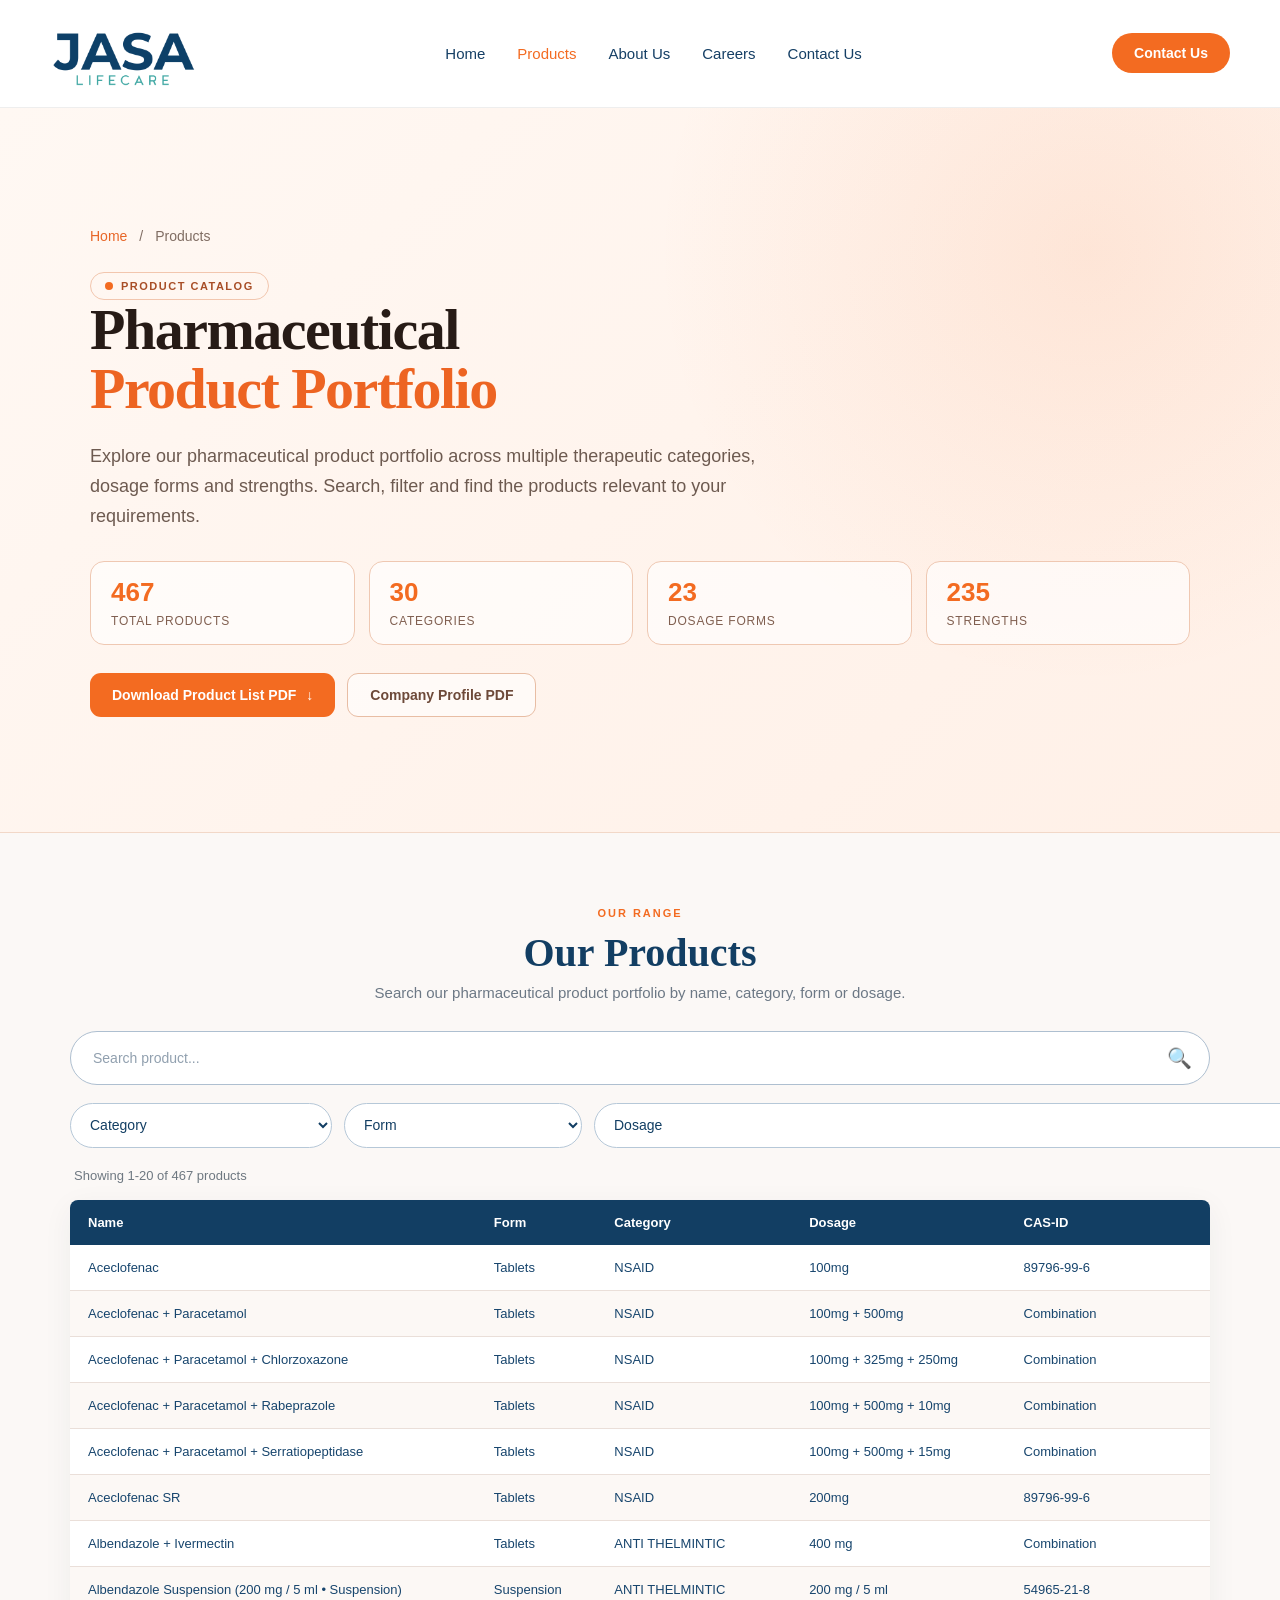
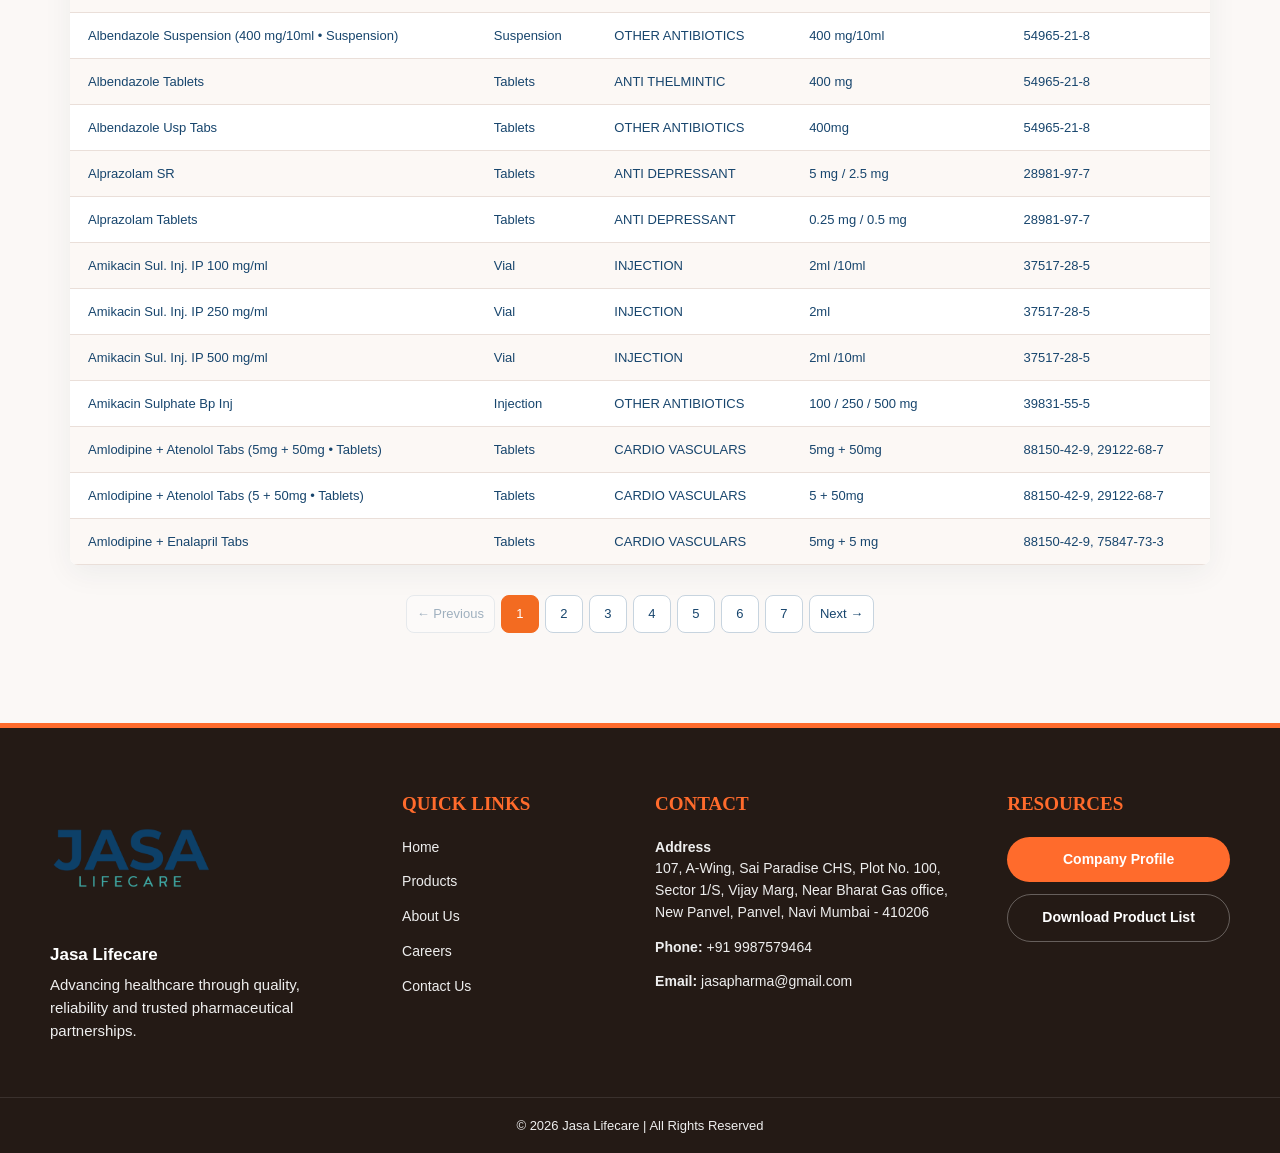
<file: products.html>
<!DOCTYPE html>
<html lang="en">
<head>
    <meta charset="UTF-8">
    <meta name="viewport" content="width=device-width, initial-scale=1.0">

    <title>Products | Jasa Lifecare</title>

    <link rel="stylesheet" href="style.css">
</head>

<body>

    <!-- =====================================================
         HEADER
    ====================================================== -->

    <header class="products-header">

        <div class="products-header-inner">

            <a href="index.html" class="products-logo">
                <img src="logo.png" alt="Jasa Lifecare">
            </a>

            <nav class="products-nav">
                <a href="index.html">Home</a>
                <a href="products.html" class="active">Products</a>
                <a href="index.html#about">About Us</a>
                <a href="index.html#careers">Careers</a>
                <a href="contact.html">Contact Us</a>
            </nav>

            <a href="contact.html" class="products-contact-btn">
                Contact Us
            </a>

        </div>

    </header>


    <!-- =====================================================
         PRODUCT HERO
    ====================================================== -->

    <main>

        <section class="product-hero">

            <div class="product-hero-inner">

                <div class="product-breadcrumb">
                    <a href="index.html">Home</a>
                    <span>/</span>
                    <span>Products</span>
                </div>


                <div class="product-label">
                    <span></span>
                    PRODUCT CATALOG
                </div>


                <h1>
                    Pharmaceutical
                    <strong>Product Portfolio</strong>
                </h1>


                <p class="product-hero-description">
                    Explore our pharmaceutical product portfolio across
                    multiple therapeutic categories, dosage forms and
                    strengths. Search, filter and find the products
                    relevant to your requirements.
                </p>


                <!-- STATISTICS -->

                <div class="product-statistics">

                    <div class="product-stat">
                        <strong id="totalProducts">0</strong>
                        <span>TOTAL PRODUCTS</span>
                    </div>

                    <div class="product-stat">
                        <strong id="totalCategories">0</strong>
                        <span>CATEGORIES</span>
                    </div>

                    <div class="product-stat">
                        <strong id="totalForms">0</strong>
                        <span>DOSAGE FORMS</span>
                    </div>

                    <div class="product-stat">
                        <strong id="totalStrengths">0</strong>
                        <span>STRENGTHS</span>
                    </div>

                </div>


                <!-- DOWNLOAD BUTTONS -->

                <div class="product-actions">

                    <a href="#" class="product-download-primary">
                        Download Product List PDF
                        <span>↓</span>
                    </a>

                    <a href="#" class="product-download-secondary">
                        Company Profile PDF
                    </a>

                </div>

            </div>

        </section>


        <!-- =====================================================
             PRODUCT LIST
        ====================================================== -->

        <section class="product-catalog">

            <div class="catalog-inner">

                <div class="catalog-heading">

                    <div>
                        <span class="catalog-small-title">
                            OUR RANGE
                        </span>

                        <h2>Our Products</h2>

                        <p>
                            Search our pharmaceutical product portfolio
                            by name, category, form or dosage.
                        </p>
                    </div>

                </div>


                <!-- SEARCH -->

                <div class="product-search">

                    <input
                        type="text"
                        id="productSearch"
                        placeholder="Search product..."
                    >

                    <button type="button" aria-label="Search">
                        🔍
                    </button>

                </div>


                <!-- FILTERS -->

                <div class="product-filters">

                    <select id="categoryFilter">
                        <option value="">Category</option>
                    </select>

                    <select id="formFilter">
                        <option value="">Form</option>
                    </select>

                    <select id="dosageFilter">
                        <option value="">Dosage</option>
                    </select>

                    <button
                        type="button"
                        id="clearFilters"
                        class="clear-filters">
                        Clear
                    </button>

                </div>


                <!-- RESULTS INFO -->

                <div class="catalog-results">

                    <span id="resultsText">
                        Showing products
                    </span>

                </div>


                <!-- TABLE -->

                <div class="product-table-wrapper">

                    <table class="product-table">

                        <thead>

                            <tr>
                                <th>Name</th>
                                <th>Form</th>
                                <th>Category</th>
                                <th>Dosage</th>
                                <th>CAS-ID</th>
                            </tr>

                        </thead>

                        <tbody id="productTableBody">

                        </tbody>

                    </table>

                </div>


                <!-- NO RESULTS -->

                <div
                    id="noProducts"
                    class="no-products">

                    <div>🔍</div>

                    <h3>No products found</h3>

                    <p>
                        Try changing your search or filters.
                    </p>

                </div>


                <!-- PAGINATION -->

                <div
                    id="pagination"
                    class="product-pagination">
                </div>

            </div>

        </section>

    </main>


    <!-- =====================================================
         FOOTER
    ====================================================== -->

    <footer class="product-footer">

        <div class="product-footer-inner">

            <div class="product-footer-brand">

                <img src="logo.png" alt="Jasa Lifecare">

                <h3>Jasa Lifecare</h3>

                <p>
                    Advancing healthcare through quality,
                    reliability and trusted pharmaceutical
                    partnerships.
                </p>

            </div>


            <div class="product-footer-column">

                <h4>QUICK LINKS</h4>

                <a href="index.html">Home</a>
                <a href="products.html">Products</a>
                <a href="index.html#about">About Us</a>
                <a href="index.html#careers">Careers</a>
                <a href="contact.html">Contact Us</a>

            </div>


            <div class="product-footer-column">

                <h4>CONTACT</h4>

                <p>
                    <strong>Address</strong><br>
                    107, A-Wing, Sai Paradise CHS,
                    Plot No. 100, Sector 1/S,
                    Vijay Marg, Near Bharat Gas office,
                    New Panvel, Panvel,
                    Navi Mumbai - 410206
                </p>

                <p>
                    <strong>Phone:</strong>
                    +91 9987579464
                </p>

                <p>
                    <strong>Email:</strong>
                    jasapharma@gmail.com
                </p>

            </div>


            <div class="product-footer-column">

                <h4>RESOURCES</h4>

                <a href="#" class="footer-resource-button">
                    Company Profile
                </a>

                <a href="#" class="footer-resource-button outline">
                    Download Product List
                </a>

            </div>

        </div>


        <div class="product-footer-bottom">

            © 2026 Jasa Lifecare | All Rights Reserved

        </div>

    </footer>


    <!-- JAVASCRIPT -->

    <script type="module" src="script.js"></script>

</body>
</html>
</file>
<file: style.css>
/* =========================================================
   JASA LIFECARE — COMPLETE STYLESHEET
========================================================= */

* {
    margin: 0;
    padding: 0;
    box-sizing: border-box;
}

html {
    scroll-behavior: smooth;
}

body {
    font-family: Arial, Helvetica, sans-serif;
    color: #293579;
    background: #ffffff;
    overflow-x: hidden;
}

a {
    text-decoration: none;
    color: inherit;
}

button {
    font-family: inherit;
}


/* =========================================================
   NAVBAR
========================================================= */

.navbar {
    position: fixed;
    top: 0;
    left: 0;
    width: 100%;
    height: 88px;
    z-index: 1000;

    background: rgba(255, 255, 255, 0.98);
    border-bottom: 1px solid rgba(41, 53, 121, 0.08);
}

.nav-container {
    width: min(1230px, 92%);
    height: 100%;
    margin: 0 auto;

    display: flex;
    align-items: center;
    justify-content: space-between;
}

.logo {
    display: flex;
    align-items: center;
    flex-shrink: 0;
}

.logo img {
    width: 160px;
    height: auto;
    display: block;
}

.nav-menu {
    display: flex;
    align-items: center;
    gap: 38px;
    margin-left: auto;
}

.nav-menu > a,
.nav-dropdown > a {
    position: relative;
    color: #293579;
    font-size: 16px;
    font-weight: 600;
    transition: color 0.25s ease;
}

.nav-menu > a:hover,
.nav-dropdown > a:hover {
    color: #ff7441;
}

.nav-menu .active {
    color: #ff7441;
}

.nav-menu .active::after {
    content: "";
    position: absolute;
    left: 0;
    right: 0;
    bottom: -16px;
    height: 2px;
    background: #ff7441;
}

.nav-dropdown span {
    display: inline-block;
    margin-left: 5px;
}

.mobile-menu {
    display: none;
    border: none;
    background: transparent;
    color: #293579;
    font-size: 28px;
    cursor: pointer;
}


/* =========================================================
   HERO
========================================================= */

.hero {
    position: relative;
    min-height: 100vh;
    padding-top: 88px;

    display: flex;
    align-items: center;

    background-image: url("hero.jpg.png");
    background-size: cover;
    background-position: center;
    background-repeat: no-repeat;

    overflow: hidden;
}

.hero-overlay {
    position: absolute;
    inset: 0;

    background: linear-gradient(
        90deg,
        rgba(20, 29, 48, 0.88) 0%,
        rgba(20, 29, 48, 0.72) 34%,
        rgba(20, 29, 48, 0.45) 65%,
        rgba(20, 29, 48, 0.25) 100%
    );
}

.hero-content {
    position: relative;
    z-index: 2;

    width: min(1230px, 92%);
    margin: 0 auto;
}

.hero-label {
    margin-bottom: 18px;

    color: #ffb83f;
    font-size: 13px;
    font-weight: 700;
    letter-spacing: 4px;
}

.hero h1 {
    max-width: 700px;

    color: #ffffff;
    font-size: clamp(46px, 5vw, 68px);
    line-height: 1.05;
    font-weight: 700;
    letter-spacing: -1.5px;
}

.hero h1 span {
    color: #ffb83f;
}

.hero-description {
    max-width: 600px;
    margin-top: 24px;

    color: rgba(255, 255, 255, 0.92);
    font-size: 17px;
    line-height: 1.6;
}


/* =========================================================
   BUTTONS
========================================================= */

.hero-buttons {
    display: flex;
    align-items: center;
    gap: 14px;
    margin-top: 30px;
}

.btn {
    display: inline-flex;
    align-items: center;
    justify-content: center;

    min-width: 185px;
    min-height: 54px;
    padding: 14px 22px;

    border-radius: 5px;

    font-size: 15px;
    font-weight: 700;

    transition: all 0.25s ease;
}

.btn-primary {
    background: #ff7441;
    color: #ffffff;
    border: 1px solid #ff7441;
}

.btn-primary:hover {
    background: #ff8b55;
    border-color: #ff8b55;
    transform: translateY(-2px);
}

.btn-secondary {
    background: rgba(255, 255, 255, 0.04);
    color: #ffffff;
    border: 1px solid rgba(255, 255, 255, 0.75);
}

.btn-secondary:hover {
    background: #ffffff;
    color: #293579;
    transform: translateY(-2px);
}


/* =========================================================
   HERO SCROLL
========================================================= */

.hero-scroll {
    position: absolute;
    z-index: 2;

    right: 38px;
    bottom: 55px;

    display: flex;
    align-items: center;
    gap: 14px;

    transform: rotate(90deg);
    transform-origin: right center;
}

.hero-scroll span {
    color: rgba(255, 255, 255, 0.75);
    font-size: 10px;
    font-weight: 600;
    letter-spacing: 3px;
}

.scroll-line {
    width: 60px;
    height: 1px;
    background: rgba(255, 255, 255, 0.7);
}


/* =========================================================
   ABOUT
========================================================= */

.about-section {
    background: #ffffff;
    color: #293579;
    padding: 110px 0 0;
}

.about-container {
    width: min(1230px, 92%);
    margin: 0 auto;
}

.about-label {
    color: #f47b44;
    font-size: 13px;
    font-weight: 700;
    letter-spacing: 3px;
    margin-bottom: 38px;
}

.about-content {
    display: grid;
    grid-template-columns: 1fr 1fr;
    gap: 100px;
    padding-bottom: 90px;
}

.about-heading h2 {
    max-width: 570px;

    font-size: clamp(38px, 4vw, 58px);
    line-height: 1.1;
    font-weight: 600;
    letter-spacing: -1.5px;
}

.about-heading h2 span {
    display: block;
    color: #4ba3a9;
}

.about-text {
    max-width: 560px;
}

.about-text p {
    margin-bottom: 22px;
    color: #5d6475;
    font-size: 17px;
    line-height: 1.8;
}

.about-link {
    display: inline-flex;
    align-items: center;
    gap: 15px;

    margin-top: 12px;

    color: #293579;
    font-size: 13px;
    font-weight: 700;
    letter-spacing: 2px;

    border-bottom: 1px solid #293579;
    padding-bottom: 8px;
}

.about-link span {
    color: #f47b44;
    font-size: 20px;
}


/* =========================================================
   HIGHLIGHTS
========================================================= */

.highlights {
    width: 100%;

    display: grid;
    grid-template-columns: repeat(4, 1fr);

    border-top: 1px solid #e6e8ef;
}

.highlight {
    min-height: 160px;

    display: flex;
    flex-direction: column;
    align-items: center;
    justify-content: center;

    border-right: 1px solid #e6e8ef;
}

.highlight:last-child {
    border-right: none;
}

.highlight strong {
    color: #293579;
    font-size: 42px;
    font-weight: 600;
}

.highlight span {
    margin-top: 12px;

    color: #8a90a0;
    font-size: 11px;
    font-weight: 700;
    letter-spacing: 2px;
}


/* =========================================================
   INTRO SECTION
========================================================= */

.intro-section {
    position: relative;

    min-height: 560px;

    display: flex;
    align-items: center;

    background-image: url("intro.jpg.png");
    background-size: cover;
    background-position: center;

    overflow: hidden;
}

.intro-overlay {
    position: absolute;
    inset: 0;

    background: linear-gradient(
        90deg,
        rgba(12, 22, 62, 0.84) 0%,
        rgba(12, 22, 62, 0.68) 48%,
        rgba(12, 22, 62, 0.28) 100%
    );
}

.intro-content {
    position: relative;
    z-index: 2;

    width: min(1200px, 92%);
    margin: 0 auto;

    padding: 65px 0;
}

.intro-content h2 {
    max-width: 700px;

    font-family: Georgia, "Times New Roman", serif;
    font-size: clamp(38px, 4.5vw, 62px);
    line-height: 1.05;
    font-weight: 700;
    letter-spacing: -1.5px;

    color: #ffffff;
}

.intro-tagline {
    margin-top: 22px;

    font-size: 19px;
    line-height: 1.5;

    color: rgba(255, 255, 255, 0.9);
}

.intro-description {
    max-width: 820px;
    margin-top: 22px;

    font-size: 17px;
    line-height: 1.6;

    color: rgba(255, 255, 255, 0.84);
}

.intro-section .btn {
    margin-top: 28px;
}


/* =========================================================
   THERAPY GROUPS
========================================================= */

.therapy-section {
    background: #fffaf7;
    padding: 70px 0 80px;
    color: #292929;
}

.therapy-header {
    width: min(1000px, 92%);
    margin: 0 auto;
    text-align: center;
}

.therapy-header h2 {
    font-family: Georgia, "Times New Roman", serif;
    font-size: 40px;
    line-height: 1.15;
    font-weight: 700;
    color: #292929;
}

.therapy-header p {
    margin-top: 18px;

    font-size: 18px;
    line-height: 1.6;
    color: #596579;
}

.therapy-header strong {
    color: #f47b44;
}

.therapy-grid {
    width: min(1290px, 92%);
    margin: 64px auto 0;

    display: grid;
    grid-template-columns: repeat(6, 1fr);
    gap: 36px;
}

.therapy-card {
    min-height: 250px;
    padding: 36px 38px 30px;

    background: #ffffff;
    border-radius: 18px;
    border: 1px solid rgba(40, 40, 40, 0.05);

    box-shadow: 0 4px 8px rgba(0, 0, 0, 0.08);

    text-align: center;

    display: flex;
    flex-direction: column;
    align-items: center;

    transition: all 0.3s ease;
}

.therapy-card:nth-child(1),
.therapy-card:nth-child(2),
.therapy-card:nth-child(3) {
    grid-column: span 2;
}

.therapy-card:nth-child(4) {
    grid-column: 2 / span 2;
}

.therapy-card:nth-child(5) {
    grid-column: 4 / span 2;
}

.therapy-icon {
    height: 76px;

    display: flex;
    align-items: center;
    justify-content: center;

    font-size: 56px;
}

.therapy-card h3 {
    margin-top: 17px;

    font-family: Georgia, "Times New Roman", serif;
    font-size: 21px;
    line-height: 1.2;
    font-weight: 700;

    color: #292929;
}

.therapy-card p {
    max-width: 330px;
    margin-top: 15px;

    font-size: 16px;
    line-height: 1.55;
    color: #596579;
}

.therapy-card:hover {
    transform: translateY(-5px);
    box-shadow: 0 10px 22px rgba(0, 0, 0, 0.12);
}


/* =========================================================
   GLOBAL PRESENCE
========================================================= */

.global-presence {
    background: #fff9f5;
    padding: 70px 0 80px;
    overflow: hidden;
}

.global-container {
    width: min(1200px, 92%);
    margin: auto;
}

.global-container > h2 {
    margin-bottom: 50px;

    font-family: Georgia, "Times New Roman", serif;
    font-size: 48px;
    line-height: 1.1;
    font-weight: 700;

    color: #123653;
}

.global-content {
    display: grid;
    grid-template-columns: 220px 1fr 390px;
    gap: 34px;
    align-items: center;
}

.continent-menu {
    border-right: 1px solid #d5d5d5;
}

.continent {
    width: 100%;

    display: block;

    padding: 14px 12px;

    border: none;
    border-bottom: 1px solid #d5d5d5;

    background: transparent;

    text-align: left;

    font-size: 17px;
    color: #123653;

    cursor: pointer;
    transition: all 0.25s ease;
}

.continent:hover {
    color: #f47b44;
}

.continent.active {
    border: 2px solid #f47b44;

    background: linear-gradient(
        90deg,
        rgba(244, 123, 68, 0.12),
        rgba(255, 255, 255, 0.15)
    );

    color: #123653;
}

.global-description p {
    margin-bottom: 22px;

    font-size: 20px;
    line-height: 1.6;

    color: #173b5d;
}

.global-description p:last-child {
    margin-bottom: 0;
}


/* =========================================================
   GLOBE
========================================================= */

.globe-wrapper {
    width: 390px;
    height: 390px;

    display: flex;
    align-items: center;
    justify-content: center;

    overflow: visible;
}

#globe {
    width: 390px;
    height: 390px;

    display: flex;
    align-items: center;
    justify-content: center;
}

#globe canvas {
    display: block;
}


/* =========================================================
   LEADERSHIP
========================================================= */

.leadership-section {
    width: 100%;

    background: #302720;

    padding: 58px 5% 72px;

    color: #ffffff;
}

.leadership-header {
    text-align: center;
    margin-bottom: 45px;
}

.leadership-header h2 {
    font-family: Georgia, "Times New Roman", serif;

    font-size: 36px;
    line-height: 1.2;
    font-weight: 700;

    color: #ffffff;
}

.leadership-header p {
    margin-top: 13px;

    font-size: 16px;
    line-height: 1.45;

    color: rgba(255, 255, 255, 0.75);
}

.leadership-grid {
    width: min(1440px, 100%);
    margin: 0 auto;

    display: grid;
    grid-template-columns: repeat(5, 1fr);
    gap: 20px;
}

.leadership-card {
    min-height: 208px;

    padding: 28px 20px 20px;

    border-radius: 16px;

    background: #4a4039;

    text-align: center;

    display: flex;
    flex-direction: column;
    align-items: center;

    box-shadow: 0 10px 22px rgba(0, 0, 0, 0.13);

    transition: all 0.3s ease;
}

.leadership-card:hover {
    transform: translateY(-5px);
    background: #51463f;
}

.leadership-icon {
    width: 54px;
    height: 54px;

    margin-bottom: 13px;

    display: flex;
    align-items: center;
    justify-content: center;
}

.leadership-icon svg {
    width: 48px;
    height: 48px;

    fill: none;
    stroke: #ffffff;

    stroke-width: 3;
    stroke-linecap: round;
    stroke-linejoin: round;
}

.leadership-card h3 {
    font-size: 16px;
    line-height: 1.2;
    font-weight: 700;

    color: #ffffff;
}

.leadership-card span {
    margin-top: 4px;

    font-size: 14px;
    line-height: 1.2;

    color: #e89b68;
}

.leadership-card p {
    margin-top: 7px;

    max-width: 240px;

    font-size: 13px;
    line-height: 1.25;
    font-style: italic;

    color: rgba(255, 255, 255, 0.72);
}


/* =========================================================
   RESEARCH / MANUFACTURING
========================================================= */

.capability-section {
    width: 100%;
    background: #ffffff;

    padding: 28px 0 70px;

    overflow: hidden;
}


/* TOGGLE */

.capability-toggle {
    position: relative;
    z-index: 20;

    width: 390px;
    height: 60px;

    margin: 25px auto 45px;

    display: flex;

    background: #f0f1f3;

    border-radius: 35px;
    overflow: hidden;

    box-shadow: 0 5px 15px rgba(0, 0, 0, 0.08);
}

.capability-btn {
    position: relative;
    z-index: 21;

    flex: 1;
    height: 100%;

    border: none;
    outline: none;

    background: transparent;

    padding: 0 25px;

    font-size: 18px;
    font-weight: 500;

    color: #526078;

    cursor: pointer;

    transition: all 0.3s ease;
}

.capability-btn:hover {
    color: #f36b21;
}

.capability-btn.active {
    background: linear-gradient(
        90deg,
        #f36b21,
        #f5a16f
    );

    color: #ffffff;
}


/* CONTENT CONTAINER */

.capability-content {
    position: relative;
    z-index: 1;

    width: min(1200px, 92%);
    margin: 0 auto;
}


/* IMPORTANT:
   Only .active panel is visible.
*/

.capability-panel {
    display: none;

    grid-template-columns: 1fr 1fr;

    align-items: center;

    gap: 70px;

    min-height: 460px;
}

.capability-panel.active {
    display: grid;
}


/* LEFT TEXT */

.capability-text {
    padding-left: 5px;
}

.capability-icon {
    width: 64px;
    height: 64px;

    margin-bottom: 20px;

    display: flex;
    align-items: center;
    justify-content: flex-start;

    color: #f36b21;
    font-size: 48px;
}

.capability-icon svg {
    width: 58px;
    height: 58px;

    fill: none;
    stroke: #f36b21;

    stroke-width: 4;
    stroke-linecap: round;
    stroke-linejoin: round;
}

.capability-text h2 {
    margin: 0 0 20px;

    font-family: Georgia, "Times New Roman", serif;

    font-size: 40px;
    line-height: 1.15;

    font-weight: 700;

    color: #30231e;
}

.capability-text p {
    max-width: 650px;

    margin: 0 0 30px;

    font-size: 18px;
    line-height: 1.65;

    color: #59677c;
}


/* IMAGE */

.capability-image {
    width: 100%;

    overflow: hidden;

    border-radius: 18px;

    box-shadow:
        0 12px 25px rgba(0, 0, 0, 0.10);
}

.capability-image img {
    display: block;

    width: 100%;
    height: 460px;

    object-fit: cover;
}


/* EXPLORE BUTTON */

.capability-text .btn {
    display: inline-flex;

    padding: 15px 28px;

    border-radius: 7px;

    background: linear-gradient(
        90deg,
        #f36b21,
        #f5a16f
    );

    color: #ffffff;

    font-size: 16px;
    font-weight: 600;
}

.capability-text .btn:hover {
    transform: translateY(-2px);
    box-shadow: 0 8px 20px rgba(243, 106, 32, 0.25);
}


/* =========================================================
   TABLET
========================================================= */

@media (max-width: 1100px) {

    .global-content {
        grid-template-columns: 190px 1fr;
    }

    .globe-wrapper {
        grid-column: 1 / -1;
        margin: 20px auto 0;
    }

    .leadership-grid {
        grid-template-columns: repeat(3, 1fr);
    }

    .capability-panel {
        gap: 45px;
    }
}


/* =========================================================
   MOBILE
========================================================= */

@media (max-width: 800px) {

    html,
    body {
        width: 100%;
        overflow-x: hidden;
    }


    /* NAVBAR */

    .navbar {
        height: 70px;
    }

    .nav-container {
        width: 90%;
    }

    .logo img {
        width: 125px;
    }

    .nav-menu {
        display: none;
    }

    .mobile-menu {
        display: block;
    }


    /* HERO */

    .hero {
        min-height: 100svh;
        padding-top: 70px;

        background-position: 62% center;
    }

    .hero-content {
        width: 88%;
    }

    .hero-label {
        font-size: 11px;
        letter-spacing: 3px;
        margin-bottom: 14px;
    }

    .hero h1 {
        font-size: 43px;
        line-height: 1.05;
        letter-spacing: -1px;
    }

    .hero-description {
        width: 100%;
        margin-top: 22px;

        font-size: 16px;
        line-height: 1.6;
    }

    .hero-buttons {
        flex-direction: column;
        align-items: flex-start;

        gap: 12px;
        margin-top: 28px;
    }

    .btn {
        width: 230px;
        min-width: 0;

        font-size: 14px;
    }

    .hero-scroll {
        display: none;
    }


    /* ABOUT */

    .about-section {
        padding: 65px 7%;
    }

    .about-container {
        width: 100%;
    }

    .about-label {
        font-size: 12px;
        letter-spacing: 3px;
        margin-bottom: 25px;
    }

    .about-content {
        display: block;
        padding-bottom: 50px;
    }

    .about-heading h2 {
        font-size: 39px;
        line-height: 1.12;
    }

    .about-text {
        width: 100%;
        margin-top: 35px;
    }

    .about-text p {
        font-size: 16px;
        line-height: 1.8;
    }

    .highlights {
        grid-template-columns: 1fr 1fr;
    }

    .highlight {
        min-height: 120px;
    }

    .highlight strong {
        font-size: 30px;
    }


    /* INTRO */

    .intro-section {
        min-height: 100svh;
        padding: 70px 7%;
    }

    .intro-content {
        width: 100%;
    }

    .intro-content h2 {
        font-size: 42px;
        line-height: 1.08;
    }

    .intro-tagline {
        font-size: 18px;
        margin-top: 25px;
    }

    .intro-description {
        font-size: 16px;
        line-height: 1.7;
        margin-top: 25px;
    }


    /* THERAPY */

    .therapy-section {
        padding: 55px 0 60px;
    }

    .therapy-header {
        width: 90%;
    }

    .therapy-header h2 {
        font-size: 34px;
    }

    .therapy-header p {
        font-size: 16px;
    }

    .desktop-break {
        display: none;
    }

    .therapy-grid {
        width: 92%;
        margin-top: 40px;

        grid-template-columns: 1fr;
        gap: 20px;
    }

    .therapy-card,
    .therapy-card:nth-child(1),
    .therapy-card:nth-child(2),
    .therapy-card:nth-child(3),
    .therapy-card:nth-child(4),
    .therapy-card:nth-child(5) {
        grid-column: auto;

        min-height: 230px;
        padding: 35px 22px;
    }

    .therapy-icon {
        font-size: 45px;
    }

    .therapy-card h3 {
        font-size: 22px;
    }

    .therapy-card p {
        font-size: 15px;
    }


    /* GLOBAL PRESENCE */

    .global-presence {
        padding: 55px 0;
    }

    .global-container {
        width: 90%;
    }

    .global-container > h2 {
        font-size: 38px;
        margin-bottom: 35px;
    }

    .global-content {
        display: flex;
        flex-direction: column;
        gap: 30px;
    }

    .continent-menu {
        width: 100%;
        border-right: none;
    }

    .continent {
        min-height: 50px;
        padding: 13px 16px;
        font-size: 16px;
    }

    .global-description {
        width: 100%;
    }

    .global-description p {
        font-size: 16px;
        line-height: 1.7;
    }

    .globe-wrapper {
        width: 100%;
        height: 260px;

        margin: 0 auto;

        overflow: hidden;
    }

    #globe {
        width: 240px !important;
        height: 240px !important;
    }

    #globe canvas {
        width: 240px !important;
        height: 240px !important;
    }


    /* LEADERSHIP */

    .leadership-section {
        padding: 48px 20px 55px;
    }

    .leadership-header {
        margin-bottom: 32px;
    }

    .leadership-header h2 {
        font-size: 28px;
    }

    .leadership-header p {
        font-size: 14px;
    }

    .leadership-header br {
        display: none;
    }

    .leadership-grid {
        grid-template-columns: 1fr 1fr;
        gap: 14px;
    }

    .leadership-card {
        min-height: 205px;
        padding: 25px 14px 18px;
    }

    .leadership-card h3 {
        font-size: 15px;
    }

    .leadership-card span {
        font-size: 13px;
    }

    .leadership-card p {
        font-size: 12px;
    }


    /* =====================================================
       RESEARCH / MANUFACTURING — MOBILE
    ===================================================== */

    .capability-section {
        padding: 25px 18px 55px;
    }

    .capability-toggle {
        width: min(300px, 100%);
        height: 52px;

        margin: 20px auto 35px;
    }

    .capability-btn {
        font-size: 14px;
        padding: 0 12px;
    }

    .capability-content {
        width: 100%;
    }

    .capability-panel {
        display: none;

        grid-template-columns: 1fr;
        gap: 30px;

        min-height: auto;
    }

    .capability-panel.active {
        display: grid;
    }

    .capability-text {
        padding-left: 0;
    }

    .capability-icon {
        width: 50px;
        height: 50px;

        margin-bottom: 14px;

        font-size: 40px;
    }

    .capability-icon svg {
        width: 48px;
        height: 48px;
    }

    .capability-text h2 {
        font-size: 30px;
        margin-bottom: 16px;
    }

    .capability-text p {
        font-size: 16px;
        line-height: 1.6;
    }

    .capability-text .btn {
        margin-top: 0;

        font-size: 15px;
        padding: 13px 24px;
    }

    .capability-image img {
        width: 100%;
        height: 280px;

        border-radius: 14px;
    }
}


/* =========================================================
   SMALL PHONES
========================================================= */

@media (max-width: 500px) {

    .hero h1 {
        font-size: 40px;
    }

    .hero-description {
        font-size: 15px;
    }

    .btn {
        width: 180px;
    }

    .about-heading h2 {
        font-size: 36px;
    }

    .intro-content h2 {
        font-size: 36px;
    }

    .therapy-header h2 {
        font-size: 32px;
    }

    .global-container > h2 {
        font-size: 34px;
    }

    .globe-wrapper {
        height: 230px;
    }

    #globe,
    #globe canvas {
        width: 210px !important;
        height: 210px !important;
    }

    .leadership-section {
        padding: 42px 14px 48px;
    }

    .leadership-header h2 {
        font-size: 25px;
    }

    .leadership-header p {
        font-size: 13px;
    }

    .leadership-grid {
        grid-template-columns: 1fr;
        gap: 14px;
    }

    .leadership-card {
        min-height: 190px;
    }

    .capability-toggle {
        width: 280px;
        height: 48px;
    }

    .capability-btn {
        font-size: 14px;
    }

    .capability-text h2 {
        font-size: 28px;
    }

    .capability-text p {
        font-size: 15px;
    }

    .capability-image img {
        height: 240px;
    }
}/* =========================================
   RESEARCH / MANUFACTURING SECTION
========================================= */

.capability-section {
    width: 100%;
    background: #ffffff;
    padding: 70px 6% 90px;
    box-sizing: border-box;
}


/* ---------- TABS ---------- */

.capability-tabs {
    width: 450px;
    max-width: 90%;
    height: 56px;

    margin: 0 auto 70px;

    display: flex;

    background: #f1f2f4;

    border-radius: 30px;

    overflow: hidden;

    box-shadow: 0 8px 25px rgba(0, 0, 0, 0.08);
}


.capability-tab {
    flex: 1;

    border: none;
    outline: none;

    background: transparent;

    color: #52627a;

    font-family: Arial, Helvetica, sans-serif;

    font-size: 18px;
    font-weight: 500;

    cursor: pointer;

    display: flex;
    align-items: center;
    justify-content: center;

    gap: 8px;

    transition: all 0.3s ease;
}


.capability-tab.active {
    color: #ffffff;

    background: linear-gradient(
        90deg,
        #f56621,
        #f6a16f
    );
}


.tab-icon {
    font-size: 20px;
}


/* ---------- CONTENT ---------- */

.capability-content {
    width: 100%;
    max-width: 1450px;

    margin: 0 auto;
}


.capability-panel {
    display: none;

    grid-template-columns: 1fr 1fr;

    align-items: center;

    gap: 70px;

    min-height: 480px;
}


.capability-panel.active {
    display: grid;
}


/* ---------- TEXT ---------- */

.capability-text {
    padding-left: 20px;
}


.capability-icon {
    font-size: 55px;

    color: #f56621;

    margin-bottom: 25px;
}


.capability-text h2 {
    margin: 0 0 22px;

    font-family:
        Georgia,
        "Times New Roman",
        serif;

    font-size: 40px;

    line-height: 1.15;

    font-weight: 700;

    color: #30231d;
}


.capability-text p {
    max-width: 700px;

    margin: 0 0 30px;

    font-family:
        Arial,
        Helvetica,
        sans-serif;

    font-size: 18px;

    line-height: 1.6;

    color: #53647c;
}


/* ---------- BUTTON ---------- */

.capability-button {
    display: inline-flex;

    align-items: center;
    justify-content: center;

    min-width: 115px;
    height: 54px;

    padding: 0 25px;

    box-sizing: border-box;

    border-radius: 7px;

    text-decoration: none;

    font-family:
        Arial,
        Helvetica,
        sans-serif;

    font-size: 17px;

    font-weight: 500;

    color: #ffffff;

    background: linear-gradient(
        90deg,
        #f56621,
        #f5a06f
    );

    transition: transform 0.25s ease;
}


.capability-button:hover {
    transform: translateY(-2px);
}


/* ---------- IMAGE ---------- */

.capability-image {
    width: 100%;

    height: 460px;

    border-radius: 18px;

    overflow: hidden;

    box-shadow:
        0 10px 30px rgba(0, 0, 0, 0.12);
}


.capability-image img {
    width: 100%;
    height: 100%;

    display: block;

    object-fit: cover;
}


/* =========================================
   MOBILE
========================================= */

@media (max-width: 768px) {

    .capability-section {
        padding: 50px 20px 60px;
    }


    .capability-tabs {
        width: 100%;
        max-width: 360px;

        height: 52px;

        margin-bottom: 45px;
    }


    .capability-tab {
        font-size: 16px;
    }


    .capability-panel.active {
        display: flex;

        flex-direction: column;

        gap: 35px;

        min-height: auto;
    }


    .capability-text {
        width: 100%;

        padding-left: 0;

        order: 1;
    }


    .capability-image {
        width: 100%;

        height: 280px;

        order: 2;

        border-radius: 14px;
    }


    .capability-icon {
        font-size: 42px;

        margin-bottom: 18px;
    }


    .capability-text h2 {
        font-size: 32px;

        line-height: 1.15;

        margin-bottom: 18px;
    }


    .capability-text p {
        font-size: 16px;

        line-height: 1.65;
    }


    .capability-button {
        height: 50px;

        font-size: 16px;
    }

}/* =========================================================
   JASA LIFECARE FOOTER
========================================================= */

.site-footer {
    width: 100%;
    background: #241b16;
    color: #ffffff;
    border-top: 5px solid #ff6b2c;
    margin-top: 0;
}

.footer-container {
    width: min(1180px, calc(100% - 80px));
    margin: 0 auto;

    display: grid;
    grid-template-columns: 1.2fr 1fr 1.3fr 1.1fr;

    gap: 70px;

    padding: 70px 0 60px;
}


/* =========================================================
   FOOTER COLUMNS
========================================================= */

.footer-column {
    display: flex;
    flex-direction: column;
}

.footer-column h4 {
    margin: 0 0 24px;

    font-family: "Times New Roman", serif;

    font-size: 21px;
    line-height: 1.2;

    font-weight: 700;

    color: #ff6b2c;

    letter-spacing: 0.3px;
}


/* =========================================================
   BRAND
========================================================= */

.footer-brand {
    align-items: flex-start;
}

.footer-logo {
    width: 150px;
    height: auto;

    object-fit: contain;

    margin-bottom: 28px;
}

.footer-brand h3 {
    margin: 0 0 8px;

    font-family: Arial, Helvetica, sans-serif;

    font-size: 18px;
    line-height: 1.3;

    font-weight: 700;

    color: #ffffff;
}

.footer-brand p {
    margin: 0;

    max-width: 280px;

    font-family: Arial, Helvetica, sans-serif;

    font-size: 16px;
    line-height: 1.65;

    color: #eeeeee;
}


/* =========================================================
   QUICK LINKS
========================================================= */

.footer-column > a:not(.footer-btn) {
    display: block;

    width: fit-content;

    margin-bottom: 13px;

    font-family: Arial, Helvetica, sans-serif;

    font-size: 16px;
    line-height: 1.4;

    color: #ffffff;

    text-decoration: none;

    transition: color 0.25s ease;
}

.footer-column > a:not(.footer-btn):hover {
    color: #ff6b2c;
}


/* =========================================================
   CONTACT
========================================================= */

.footer-contact p {
    margin: 0 0 18px;

    font-family: Arial, Helvetica, sans-serif;

    font-size: 16px;
    line-height: 1.5;

    color: #eeeeee;
}

.footer-contact strong {
    color: #ffffff;
}

.footer-contact a {
    color: #ffffff;

    text-decoration: none;

    transition: color 0.25s ease;
}

.footer-contact a:hover {
    color: #ff6b2c;
}


/* =========================================================
   RESOURCES BUTTONS
========================================================= */

.footer-btn {
    width: 100%;

    min-height: 46px;

    display: flex;

    align-items: center;
    justify-content: center;

    box-sizing: border-box;

    padding: 12px 20px;

    margin-bottom: 14px;

    border-radius: 25px;

    font-family: Arial, Helvetica, sans-serif;

    font-size: 16px;

    font-weight: 600;

    text-decoration: none;

    transition:
        background 0.25s ease,
        color 0.25s ease,
        border-color 0.25s ease;
}


/* Orange button */

.footer-btn-primary {
    background: #ff6b2c;

    color: #ffffff;

    border: 1px solid #ff6b2c;
}

.footer-btn-primary:hover {
    background: #ff824c;

    border-color: #ff824c;
}


/* Dark outlined button */

.footer-btn-secondary {
    background: transparent;

    color: #ffffff;

    border: 1px solid rgba(255, 255, 255, 0.3);
}

.footer-btn-secondary:hover {
    background: rgba(255, 255, 255, 0.08);

    border-color: rgba(255, 255, 255, 0.6);
}


/* =========================================================
   COPYRIGHT
========================================================= */

.footer-bottom {
    width: 100%;

    border-top: 1px solid rgba(255, 255, 255, 0.12);

    background: #1c1511;

    display: flex;

    align-items: center;
    justify-content: center;

    padding: 20px 20px;

    box-sizing: border-box;
}

.footer-bottom p {
    margin: 0;

    font-family: Arial, Helvetica, sans-serif;

    font-size: 15px;

    line-height: 1.5;

    color: #eeeeee;

    text-align: center;
}


/* =========================================================
   MOBILE FOOTER
========================================================= */

@media (max-width: 900px) {

    .footer-container {
        width: calc(100% - 40px);

        grid-template-columns: 1fr 1fr;

        gap: 45px 35px;

        padding: 55px 0 45px;
    }

}


@media (max-width: 600px) {

    .footer-container {
        width: calc(100% - 40px);

        grid-template-columns: 1fr;

        gap: 38px;

        padding: 50px 0 40px;
    }


    .footer-logo {
        width: 135px;

        margin-bottom: 20px;
    }


    .footer-column h4 {
        font-size: 19px;

        margin-bottom: 18px;
    }


    .footer-brand p {
        max-width: 100%;

        font-size: 15px;

        line-height: 1.6;
    }


    .footer-column > a:not(.footer-btn) {
        font-size: 15px;

        margin-bottom: 11px;
    }


    .footer-contact p {
        font-size: 15px;

        line-height: 1.55;
    }


    .footer-btn {
        max-width: 100%;

        font-size: 15px;
    }


    .footer-bottom {
        padding: 18px 15px;
    }


    .footer-bottom p {
        font-size: 13px;
    }

}/* =========================================================
   REAL HERO WATER CANVAS
   ========================================================= */

.hero {
    position: relative;
    overflow: hidden;
}

/* Water canvas */

.hero-water-canvas {
    position: absolute;

    inset: 0;

    width: 100%;
    height: 100%;

    pointer-events: none;

    z-index: 0;
}

/* Keep existing dark overlay above the water */

.hero-overlay {
    position: absolute;
    z-index: 1;
}

/* Keep all hero content sharp */

.hero-content,
.hero-scroll {
    position: relative;
    z-index: 2;
}/* ==========================================================
   HERO WATER RIPPLE
   ========================================================== */

.hero {
    position: relative;
    overflow: hidden;
}

/* Water canvas */

#hero-water-canvas {
    position: absolute;

    top: 0;
    left: 0;

    width: 100%;
    height: 100%;

    display: block;

    pointer-events: none;

    z-index: 1;
}


/* Dark overlay */

.hero-overlay {
    position: absolute;

    inset: 0;

    z-index: 2;

    pointer-events: none;
}


/* Hero text */

.hero-content,
.hero-scroll {
    position: relative;

    z-index: 3;
}/* =========================================================
   CONTACT SECTION
========================================================= */

.contact-section {
    background: #fdf8f4;
    padding: 90px 0;
    width: 100%;
}


.contact-container {
    width: 92%;
    max-width: 1200px;
    margin: 0 auto;
}


/* =========================================================
   HEADER
========================================================= */

.contact-header {
    margin-bottom: 40px;
}


.contact-header h2 {
    margin: 0 0 8px;
    font-family: "Times New Roman", serif;
    font-size: 36px;
    line-height: 1.2;
    font-weight: 700;
    color: #30231d;
}


.contact-header p {
    margin: 0;
    max-width: 700px;
    font-family: Arial, Helvetica, sans-serif;
    font-size: 16px;
    line-height: 1.6;
    color: #7b6b61;
}


/* =========================================================
   GRID
========================================================= */

.contact-grid {
    display: grid;
    grid-template-columns: 1.08fr 0.92fr;
    gap: 34px;
    align-items: stretch;
}


/* =========================================================
   FORM BOX
========================================================= */

.contact-form-box {
    background: #ffffff;
    border: 1px solid #eadfd8;
    padding: 30px;
    box-shadow: 0 4px 12px rgba(48, 35, 29, 0.08);
}


.contact-form-title {
    display: flex;
    justify-content: space-between;
    align-items: center;
    margin-bottom: 25px;
}


.contact-form-title h3 {
    margin: 0;
    font-family: "Times New Roman", serif;
    font-size: 20px;
    color: #30231d;
}


.contact-form-title span {
    width: 7px;
    height: 7px;
    border-radius: 50%;
    background: #f36b21;
}


/* =========================================================
   FORM ROW
========================================================= */

.contact-row {
    display: grid;
    grid-template-columns: 1fr 1fr;
    gap: 14px;
}


.contact-field {
    margin-bottom: 18px;
}


.contact-field label {
    display: block;
    margin-bottom: 6px;
    font-family: Arial, Helvetica, sans-serif;
    font-size: 12px;
    color: #6e5c52;
}


.contact-field input,
.contact-field select,
.contact-field textarea {
    width: 100%;
    box-sizing: border-box;
    border: 1px solid #e8cdbd;
    border-radius: 10px;
    background: #fffaf7;
    padding: 12px 13px;
    font-family: Arial, Helvetica, sans-serif;
    font-size: 13px;
    color: #30231d;
    outline: none;
    transition: border-color 0.2s ease,
                box-shadow 0.2s ease;
}


.contact-field input {
    height: 38px;
}


.contact-field select {
    height: 38px;
}


.contact-field textarea {
    min-height: 120px;
    resize: vertical;
}


.contact-field input:focus,
.contact-field select:focus,
.contact-field textarea:focus {
    border-color: #f36b21;
    box-shadow: 0 0 0 3px rgba(243, 107, 33, 0.10);
}


.contact-field input::placeholder,
.contact-field textarea::placeholder {
    color: #b9aaa2;
}


/* =========================================================
   FORM BOTTOM
========================================================= */

.contact-form-bottom {
    display: flex;
    justify-content: space-between;
    align-items: center;
    margin-top: 8px;
}


.required-text {
    font-family: Arial, Helvetica, sans-serif;
    font-size: 11px;
    color: #d9a08a;
}


.contact-buttons {
    display: flex;
    gap: 10px;
}


.contact-clear,
.contact-submit {
    height: 40px;
    padding: 0 20px;
    border-radius: 10px;
    font-family: Arial, Helvetica, sans-serif;
    font-size: 13px;
    font-weight: 600;
    cursor: pointer;
    transition: all 0.2s ease;
}


.contact-clear {
    background: #ffffff;
    border: 1px solid #e8cdbd;
    color: #6e5c52;
}


.contact-clear:hover {
    border-color: #f36b21;
    color: #f36b21;
}


.contact-submit {
    border: none;
    color: #ffffff;
    background: linear-gradient(
        90deg,
        #f36b21,
        #f6a06e
    );
}


.contact-submit:hover {
    transform: translateY(-1px);
    box-shadow: 0 5px 15px rgba(243, 107, 33, 0.20);
}


/* =========================================================
   CONTACT INFORMATION BOX
========================================================= */

.contact-info-box {
    position: relative;
    min-height: 510px;
    overflow: hidden;
    border-radius: 10px;
    background:
        linear-gradient(
            rgba(48, 35, 29, 0.35),
            rgba(48, 35, 29, 0.82)
        ),
        url("hero.jpg.png") center center / cover no-repeat;
    box-shadow: 0 4px 12px rgba(48, 35, 29, 0.12);
}


.contact-info-overlay {
    position: absolute;
    inset: 0;
    background: linear-gradient(
        to bottom,
        rgba(48, 35, 29, 0.05),
        rgba(48, 35, 29, 0.72)
    );
}


.contact-info-content {
    position: absolute;
    left: 20px;
    right: 20px;
    bottom: 22px;
    z-index: 2;
    color: #ffffff;
}


.contact-info-content h3 {
    margin: 0 0 20px;
    font-family: "Times New Roman", serif;
    font-size: 18px;
    color: #ffffff;
}


.contact-info-item {
    display: flex;
    align-items: flex-start;
    gap: 12px;
    margin-bottom: 15px;
}


.contact-info-icon {
    flex: 0 0 18px;
    font-size: 16px;
    line-height: 1.5;
}


.contact-info-item p {
    margin: 0;
    font-family: Arial, Helvetica, sans-serif;
    font-size: 13px;
    line-height: 1.6;
    color: #ffffff;
}


/* =========================================================
   MOBILE
========================================================= */

@media (max-width: 800px) {

    .contact-section {
        padding: 60px 0;
    }


    .contact-container {
        width: 90%;
    }


    .contact-header h2 {
        font-size: 30px;
    }


    .contact-grid {
        grid-template-columns: 1fr;
    }


    .contact-row {
        grid-template-columns: 1fr;
        gap: 0;
    }


    .contact-form-box {
        padding: 22px;
    }


    .contact-info-box {
        min-height: 450px;
    }


    .contact-form-bottom {
        flex-direction: column;
        align-items: flex-start;
        gap: 15px;
    }


    .contact-buttons {
        width: 100%;
    }


    .contact-clear,
    .contact-submit {
        flex: 1;
    }

}/* =========================================================
   JASA LIFECARE - CONTACT PAGE
========================================================= */

.contact-page {
    background: #fdf8f4;
    min-height: calc(100vh - 90px);
    padding: 70px 0 80px;
}


.contact-page-container {
    width: 92%;
    max-width: 1200px;
    margin: auto;
}


/* =========================================================
   HEADER
========================================================= */

.contact-page-header {
    margin-bottom: 40px;
}


.contact-page-header h1 {
    margin: 0 0 10px;

    font-family:
        "Times New Roman",
        serif;

    font-size: 38px;
    line-height: 1.2;

    color: #30231d;
}


.contact-page-header p {
    max-width: 720px;

    margin: 0;

    font-family:
        Arial,
        Helvetica,
        sans-serif;

    font-size: 16px;
    line-height: 1.6;

    color: #806f64;
}


/* =========================================================
   GRID
========================================================= */

.contact-page-grid {

    display: grid;

    grid-template-columns:
        1.08fr
        0.92fr;

    gap: 34px;

    align-items: stretch;
}


/* =========================================================
   FORM CARD
========================================================= */

.contact-form-card {

    background: #ffffff;

    border: 1px solid #eadfd8;

    padding: 28px;

    box-shadow:
        0 4px 14px
        rgba(48, 35, 29, 0.08);
}


/* =========================================================
   FORM TITLE
========================================================= */

.contact-form-heading {

    display: flex;

    justify-content: space-between;

    align-items: center;

    margin-bottom: 26px;
}


.contact-form-heading h2 {

    margin: 0;

    font-family:
        "Times New Roman",
        serif;

    font-size: 21px;

    color: #30231d;
}


.contact-form-heading span {

    width: 7px;

    height: 7px;

    border-radius: 50%;

    background: #f36b21;
}


/* =========================================================
   FORM ROW
========================================================= */

.jasa-form-row {

    display: grid;

    grid-template-columns:
        1fr
        1fr;

    gap: 14px;
}


.jasa-form-group {

    margin-bottom: 18px;
}


.jasa-form-group label {

    display: block;

    margin-bottom: 6px;

    font-family:
        Arial,
        Helvetica,
        sans-serif;

    font-size: 12px;

    color: #6e5c52;
}


/* =========================================================
   INPUTS
========================================================= */

.jasa-form-group input,
.jasa-form-group select,
.jasa-form-group textarea {

    width: 100%;

    box-sizing: border-box;

    border: 1px solid #e8cdbd;

    border-radius: 10px;

    background: #fffaf7;

    padding: 11px 13px;

    font-family:
        Arial,
        Helvetica,
        sans-serif;

    font-size: 13px;

    color: #30231d;

    outline: none;
}


.jasa-form-group input,
.jasa-form-group select {

    height: 38px;
}


.jasa-form-group textarea {

    min-height: 120px;

    resize: vertical;
}


.jasa-form-group input:focus,
.jasa-form-group select:focus,
.jasa-form-group textarea:focus {

    border-color: #f36b21;

    box-shadow:
        0 0 0 3px
        rgba(243, 107, 33, 0.10);
}


/* =========================================================
   FORM BOTTOM
========================================================= */

.jasa-form-bottom {

    display: flex;

    justify-content: space-between;

    align-items: center;

    margin-top: 5px;
}


.jasa-form-bottom > span {

    font-family:
        Arial,
        Helvetica,
        sans-serif;

    font-size: 11px;

    color: #d49b84;
}


.jasa-form-buttons {

    display: flex;

    gap: 10px;
}


.jasa-clear-button,
.jasa-submit-button {

    height: 40px;

    padding: 0 20px;

    border-radius: 10px;

    font-family:
        Arial,
        Helvetica,
        sans-serif;

    font-size: 13px;

    font-weight: 600;

    cursor: pointer;
}


.jasa-clear-button {

    background: #ffffff;

    border: 1px solid #e8cdbd;

    color: #6e5c52;
}


.jasa-submit-button {

    border: none;

    color: #ffffff;

    background:
        linear-gradient(
            90deg,
            #f36b21,
            #f6a06e
        );
}


/* =========================================================
   RIGHT CONTACT IMAGE
========================================================= */

.jasa-contact-info {

    position: relative;

    min-height: 510px;

    overflow: hidden;

    border-radius: 10px;

    box-shadow:
        0 4px 14px
        rgba(48, 35, 29, 0.12);
}


.jasa-contact-image {

    position: absolute;

    inset: 0;

    background-image:
        url("hero.jpg.png");

    background-size: cover;

    background-position: center;

    transform: scale(1.01);
}


.jasa-contact-overlay {

    position: absolute;

    inset: 0;

    background:
        linear-gradient(
            to bottom,
            rgba(48, 35, 29, 0.10),
            rgba(48, 35, 29, 0.82)
        );
}


/* =========================================================
   CONTACT INFORMATION
========================================================= */

.jasa-contact-info-content {

    position: absolute;

    left: 20px;

    right: 20px;

    bottom: 22px;

    z-index: 2;

    color: #ffffff;
}


.jasa-contact-info-content h2 {

    margin: 0 0 20px;

    font-family:
        "Times New Roman",
        serif;

    font-size: 19px;

    color: #ffffff;
}


.jasa-contact-item {

    display: flex;

    align-items: flex-start;

    gap: 12px;

    margin-bottom: 14px;
}


.jasa-contact-item span {

    flex: 0 0 18px;

    font-size: 16px;

    line-height: 1.5;
}


.jasa-contact-item p {

    margin: 0;

    font-family:
        Arial,
        Helvetica,
        sans-serif;

    font-size: 13px;

    line-height: 1.55;

    color: #ffffff;
}


/* =========================================================
   MOBILE
========================================================= */

@media (max-width: 800px) {

    .contact-page {

        padding: 50px 0 60px;

    }


    .contact-page-grid {

        grid-template-columns: 1fr;

    }


    .jasa-form-row {

        grid-template-columns: 1fr;

        gap: 0;

    }


    .contact-form-card {

        padding: 22px;

    }


    .jasa-contact-info {

        min-height: 450px;

    }


    .jasa-form-bottom {

        flex-direction: column;

        align-items: flex-start;

        gap: 15px;

    }


    .jasa-form-buttons {

        width: 100%;

    }


    .jasa-clear-button,
    .jasa-submit-button {

        flex: 1;

    }

}/* =========================================================
   FOOTER FIX — REMOVE OVERSIZED DECORATIVE ELEMENTS
========================================================= */

.site-footer {
    position: relative;
    width: 100%;
    min-height: auto;
    overflow: hidden;
    background: #241a15;
}

/* Remove any oversized decorative shapes */
.site-footer::before,
.site-footer::after,
.footer-container::before,
.footer-container::after {
    content: none !important;
    display: none !important;
}

/* Keep footer content above everything */
.footer-container {
    position: relative;
    z-index: 2;
}

/* Prevent images from becoming giant */
.site-footer img {
    max-width: 100%;
    height: auto;
    display: block;
}

/* Copyright stays normal */
.footer-bottom {
    position: relative;
    z-index: 3;
    width: 100%;
}/* =========================================================
   FOOTER CONTACT — MATCH OTHER FOOTER COLUMNS
========================================================= */

.footer-contact {
    font-family: Arial, Helvetica, sans-serif;
    max-width: 330px;
}

.footer-contact h4 {
    font-family: "Times New Roman", Times, serif;
    font-size: 20px;
    line-height: 1.2;
    font-weight: 700;
    margin: 0 0 22px;
}

.footer-contact p {
    margin: 0 0 10px;
    max-width: 330px;
    font-family: Arial, Helvetica, sans-serif;
    font-size: 16px;
    line-height: 1.45;
    color: #eeeeee;
}

.footer-contact strong {
    font-weight: 700;
    color: #ffffff;
}/* =========================================================
   CONTACT PAGE — SPACE BELOW HEADER
========================================================= */

.contact-page {
    padding-top: 100px;
}/* =========================================================
   JASA LIFECARE
   PRODUCT PAGE
========================================================= */

.products-header {
    width: 100%;
    background: #ffffff;
    border-bottom: 1px solid #eeeeee;
    position: relative;
    z-index: 100;
}

.products-header-inner {
    width: min(1180px, calc(100% - 60px));
    min-height: 82px;
    margin: auto;

    display: flex;
    align-items: center;
    justify-content: space-between;
    gap: 40px;
}

.products-logo img {
    width: 145px;
    height: auto;
    display: block;
}

.products-nav {
    display: flex;
    align-items: center;
    gap: 32px;
}

.products-nav a {
    color: #153f65;
    text-decoration: none;

    font-family: Arial, Helvetica, sans-serif;
    font-size: 15px;
    font-weight: 500;

    transition: color 0.25s ease;
}

.products-nav a:hover,
.products-nav a.active {
    color: #f36b21;
}

.products-contact-btn {
    padding: 12px 22px;

    border-radius: 25px;

    background: #f36b21;
    color: #ffffff;

    text-decoration: none;

    font-family: Arial, Helvetica, sans-serif;
    font-size: 14px;
    font-weight: 600;

    transition:
        transform 0.25s ease,
        background 0.25s ease;
}

.products-contact-btn:hover {
    background: #ff7d35;
    transform: translateY(-2px);
}


/* =========================================================
   HERO
========================================================= */

.product-hero {
    background:
        radial-gradient(
            circle at 85% 20%,
            rgba(243, 107, 33, 0.10),
            transparent 35%
        ),
        linear-gradient(
            135deg,
            #fff8f3 0%,
            #fff0e7 100%
        );

    border-bottom: 1px solid #f2d8c8;
}

.product-hero-inner {
    width: min(1100px, calc(100% - 60px));
    margin: auto;

    padding: 65px 0 60px;
}

.product-breadcrumb {
    display: flex;
    gap: 12px;

    margin-bottom: 25px;

    font-family: Arial, Helvetica, sans-serif;
    font-size: 14px;
}

.product-breadcrumb a {
    color: #e86627;
    text-decoration: none;
}

.product-breadcrumb span {
    color: #806d63;
}


.product-label {
    display: inline-flex;
    align-items: center;
    gap: 8px;

    padding: 7px 14px;

    border: 1px solid #f2c6ae;
    border-radius: 20px;

    color: #a84e27;

    font-family: Arial, Helvetica, sans-serif;
    font-size: 11px;
    font-weight: 700;

    letter-spacing: 1.5px;
}

.product-label span {
    width: 8px;
    height: 8px;

    border-radius: 50%;

    background: #f36b21;
}


.product-hero h1 {
    margin: 18px 0 25px;

    max-width: 700px;

    color: #271b16;

    font-family:
        Georgia,
        "Times New Roman",
        serif;

    font-size: clamp(50px, 6vw, 72px);
    line-height: 0.98;
    font-weight: 700;
}

.product-hero h1 strong {
    display: block;
    color: #ed6422;
}


.product-hero-description {
    max-width: 680px;

    margin: 0 0 32px;

    color: #6d5a50;

    font-family: Arial, Helvetica, sans-serif;

    font-size: 17px;
    line-height: 1.7;
}


/* =========================================================
   STATISTICS
========================================================= */

.product-statistics {
    display: grid;

    grid-template-columns:
        repeat(4, 1fr);

    gap: 14px;

    margin-top: 30px;
}

.product-stat {
    min-height: 76px;

    padding: 16px;

    box-sizing: border-box;

    border: 1px solid #efc8b2;

    border-radius: 12px;

    background: rgba(
        255,
        255,
        255,
        0.65
    );

    display: flex;
    flex-direction: column;
    justify-content: center;
}

.product-stat strong {
    color: #f36b21;

    font-family: Arial, Helvetica, sans-serif;

    font-size: 24px;
    line-height: 1;

    margin-bottom: 7px;
}

.product-stat span {
    color: #805f50;

    font-family: Arial, Helvetica, sans-serif;

    font-size: 10px;
    letter-spacing: 0.8px;
}


/* =========================================================
   ACTION BUTTONS
========================================================= */

.product-actions {
    display: flex;
    align-items: center;
    gap: 12px;

    margin-top: 30px;
}

.product-download-primary,
.product-download-secondary {
    min-height: 44px;

    padding: 0 22px;

    display: inline-flex;
    align-items: center;
    justify-content: center;

    border-radius: 9px;

    text-decoration: none;

    font-family: Arial, Helvetica, sans-serif;

    font-size: 14px;
    font-weight: 600;

    box-sizing: border-box;

    transition:
        transform 0.25s ease,
        background 0.25s ease;
}

.product-download-primary {
    gap: 10px;

    background: #f36b21;
    color: #ffffff;
}

.product-download-primary:hover {
    background: #ff7b36;
    transform: translateY(-2px);
}

.product-download-secondary {
    border: 1px solid #e8bda4;

    color: #6d4939;
    background: rgba(255,255,255,0.6);
}

.product-download-secondary:hover {
    background: #ffffff;
}


/* =========================================================
   CATALOG
========================================================= */

.product-catalog {
    background: #fbf8f6;

    padding: 70px 0 90px;
}

.catalog-inner {
    width: min(1140px, calc(100% - 60px));
    margin: auto;
}

.catalog-heading {
    text-align: center;

    margin-bottom: 30px;
}

.catalog-small-title {
    color: #f36b21;

    font-family: Arial, Helvetica, sans-serif;

    font-size: 11px;
    font-weight: 700;

    letter-spacing: 2px;
}

.catalog-heading h2 {
    margin: 8px 0 8px;

    color: #123e63;

    font-family:
        Georgia,
        "Times New Roman",
        serif;

    font-size: 40px;
}

.catalog-heading p {
    margin: 0;

    color: #6c7885;

    font-family: Arial, Helvetica, sans-serif;

    font-size: 15px;
}


/* =========================================================
   SEARCH
========================================================= */

.product-search {
    width: 100%;

    height: 54px;

    display: flex;
    align-items: center;

    border: 1px solid #aebfd0;
    border-radius: 28px;

    background: #ffffff;

    box-sizing: border-box;

    overflow: hidden;

    margin-bottom: 18px;
}

.product-search input {
    flex: 1;

    width: 100%;
    height: 100%;

    border: 0;
    outline: 0;

    padding: 0 22px;

    background: transparent;

    color: #183e61;

    font-family: Arial, Helvetica, sans-serif;

    font-size: 14px;
}

.product-search input::placeholder {
    color: #91a0af;
}

.product-search button {
    width: 60px;
    height: 100%;

    border: 0;

    background: transparent;

    cursor: pointer;

    font-size: 20px;
}


/* =========================================================
   FILTERS
========================================================= */

.product-filters {
    display: grid;

    grid-template-columns:
        1fr 1fr 1fr auto;

    gap: 12px;

    margin-bottom: 18px;
}

.product-filters select {
    height: 45px;

    padding: 0 15px;

    border: 1px solid #b6c8d8;

    border-radius: 23px;

    background: #ffffff;

    color: #123e63;

    font-family: Arial, Helvetica, sans-serif;

    font-size: 14px;

    outline: none;

    cursor: pointer;
}

.product-filters select:focus {
    border-color: #f36b21;
}

.clear-filters {
    padding: 0 18px;

    height: 45px;

    border: 1px solid #e3bda9;

    border-radius: 23px;

    background: transparent;

    color: #b5572b;

    cursor: pointer;

    font-family: Arial, Helvetica, sans-serif;

    font-size: 13px;

    font-weight: 600;
}

.clear-filters:hover {
    background: #fff0e7;
}


/* =========================================================
   RESULTS
========================================================= */

.catalog-results {
    min-height: 22px;

    margin: 20px 4px 10px;

    color: #6e7881;

    font-family: Arial, Helvetica, sans-serif;

    font-size: 13px;
}


/* =========================================================
   PRODUCT TABLE
========================================================= */

.product-table-wrapper {
    width: 100%;

    overflow-x: auto;

    border-radius: 8px;

    background: #ffffff;

    box-shadow:
        0 8px 30px rgba(
            25,
            50,
            70,
            0.06
        );
}

.product-table {
    width: 100%;

    border-collapse: collapse;

    min-width: 850px;

    font-family: Arial, Helvetica, sans-serif;
}

.product-table thead {
    background: #123e63;
}

.product-table th {
    padding: 15px 18px;

    color: #ffffff;

    text-align: left;

    font-size: 13px;
    font-weight: 600;
}

.product-table td {
    padding: 15px 18px;

    border-bottom: 1px solid #eadfd9;

    color: #17456d;

    font-size: 13px;

    vertical-align: middle;
}

.product-table tbody tr {
    background: #ffffff;

    transition:
        background 0.2s ease;
}

.product-table tbody tr:nth-child(even) {
    background: #fcf8f5;
}

.product-table tbody tr:hover {
    background: #fff0e6;
}

.product-table .product-name {
    color: #123e63;

    font-weight: 600;
}


/* =========================================================
   NO PRODUCTS
========================================================= */

.no-products {
    display: none;

    text-align: center;

    padding: 70px 20px;

    background: #ffffff;

    border-radius: 12px;

    border: 1px solid #eee0d8;
}

.no-products div {
    font-size: 35px;
}

.no-products h3 {
    margin: 12px 0 5px;

    color: #263d51;

    font-family:
        Georgia,
        "Times New Roman",
        serif;
}

.no-products p {
    margin: 0;

    color: #78838d;

    font-family: Arial, Helvetica, sans-serif;
}


/* =========================================================
   PAGINATION
========================================================= */

.product-pagination {
    display: flex;

    justify-content: center;
    align-items: center;

    gap: 6px;

    margin-top: 30px;

    flex-wrap: wrap;
}

.product-pagination button {
    min-width: 38px;
    height: 38px;

    padding: 0 10px;

    border: 1px solid #c7d4df;

    border-radius: 8px;

    background: #ffffff;

    color: #17456d;

    cursor: pointer;

    font-family: Arial, Helvetica, sans-serif;

    font-size: 13px;

    transition: all 0.2s ease;
}

.product-pagination button:hover:not(:disabled) {
    border-color: #f36b21;

    color: #f36b21;
}

.product-pagination button.active {
    background: #f36b21;

    border-color: #f36b21;

    color: #ffffff;
}

.product-pagination button:disabled {
    opacity: 0.4;

    cursor: not-allowed;
}


/* =========================================================
   FOOTER
========================================================= */

.product-footer {
    background: #241a15;

    border-top: 5px solid #ff6b2c;
}

.product-footer-inner {
    width: min(1180px, calc(100% - 60px));

    margin: auto;

    padding: 65px 0 55px;

    display: grid;

    grid-template-columns:
        1.2fr
        0.8fr
        1.2fr
        0.9fr;

    gap: 55px;
}

.product-footer-brand img {
    width: 160px;

    margin-bottom: 30px;
}

.product-footer-brand h3 {
    margin: 0 0 8px;

    color: #ffffff;

    font-family: Arial, Helvetica, sans-serif;

    font-size: 17px;
}

.product-footer-brand p {
    max-width: 280px;

    margin: 0;

    color: #eeeeee;

    font-family: Arial, Helvetica, sans-serif;

    font-size: 15px;

    line-height: 1.55;
}

.product-footer-column h4 {
    margin: 0 0 22px;

    color: #ff6b2c;

    font-family:
        Georgia,
        "Times New Roman",
        serif;

    font-size: 19px;
}

.product-footer-column a,
.product-footer-column p {
    display: block;

    margin: 0 0 13px;

    color: #eeeeee;

    text-decoration: none;

    font-family: Arial, Helvetica, sans-serif;

    font-size: 14px;

    line-height: 1.55;
}

.product-footer-column a:hover {
    color: #ff6b2c;
}

.footer-resource-button {
    padding: 12px 16px;

    margin-bottom: 12px !important;

    border-radius: 24px;

    background: #ff6b2c;

    text-align: center;

    color: #ffffff !important;

    font-weight: 600;
}

.footer-resource-button.outline {
    background: transparent;

    border: 1px solid rgba(
        255,
        255,
        255,
        0.3
    );
}

.product-footer-bottom {
    border-top: 1px solid rgba(
        255,
        255,
        255,
        0.1
    );

    padding: 20px;

    text-align: center;

    color: #eeeeee;

    font-family: Arial, Helvetica, sans-serif;

    font-size: 13px;
}


/* =========================================================
   RESPONSIVE
========================================================= */

@media (max-width: 900px) {

    .products-nav {
        display: none;
    }

    .product-statistics {
        grid-template-columns:
            repeat(2, 1fr);
    }

    .product-filters {
        grid-template-columns:
            1fr 1fr;
    }

    .clear-filters {
        width: 100%;
    }

    .product-footer-inner {
        grid-template-columns:
            1fr 1fr;
    }

}


@media (max-width: 600px) {

    .products-header-inner {
        width: calc(100% - 30px);

        min-height: 70px;
    }

    .products-logo img {
        width: 120px;
    }

    .products-contact-btn {
        padding: 10px 15px;

        font-size: 12px;
    }


    .product-hero-inner {
        width: calc(100% - 30px);

        padding: 45px 0;
    }

    .product-hero h1 {
        font-size: 46px;
    }

    .product-hero-description {
        font-size: 15px;
    }

    .product-statistics {
        grid-template-columns: 1fr;
    }

    .product-actions {
        flex-direction: column;
        align-items: stretch;
    }

    .product-download-primary,
    .product-download-secondary {
        width: 100%;
    }


    .catalog-inner {
        width: calc(100% - 30px);
    }

    .product-filters {
        grid-template-columns: 1fr;
    }

    .product-footer-inner {
        grid-template-columns: 1fr;

        gap: 40px;

        width: calc(100% - 40px);
    }

}/* =========================================================
   PRODUCTS PAGE — SIZE CONTROL
   ========================================================= */

/* Main product hero section */
.product-hero {
    padding: 70px 0 55px;
}

/* Breadcrumb */
.product-hero .breadcrumb {
    font-size: 15px;
    margin-bottom: 28px;
}

/* Small PRODUCT CATALOG label */
.product-hero .product-badge {
    font-size: 13px;
    padding: 8px 16px;
    margin-bottom: 22px;
}

/* Main heading */
.product-hero h1 {
    font-size: 64px;
    line-height: 1.02;
    margin: 0 0 28px;
    max-width: 850px;
}

/* Orange second line if you have one */
.product-hero h1 span {
    font-size: inherit;
}

/* Description */
.product-hero p {
    font-size: 18px;
    line-height: 1.7;
    max-width: 760px;
    margin-bottom: 38px;
}

/* Statistics cards */
.product-hero .stats-grid {
    gap: 16px;
}

.product-hero .stat-card {
    min-height: 90px;
    padding: 18px 20px;
}

.product-hero .stat-card strong {
    font-size: 28px;
}

.product-hero .stat-card span {
    font-size: 12px;
}

/* Buttons */
.product-hero .hero-buttons {
    margin-top: 28px;
}

.product-hero .hero-buttons a {
    font-size: 15px;
    padding: 14px 24px;
}


/* =========================================================
   MOBILE
   ========================================================= */

@media (max-width: 900px) {

    .product-hero {
        padding: 50px 25px 45px;
    }

    .product-hero h1 {
        font-size: 48px;
    }

    .product-hero p {
        font-size: 17px;
    }
}

@media (max-width: 600px) {

    .product-hero {
        padding: 40px 20px;
    }

    .product-hero h1 {
        font-size: 38px;
        line-height: 1.05;
    }

    .product-hero p {
        font-size: 16px;
        line-height: 1.6;
    }

    .product-hero .stats-grid {
        grid-template-columns: 1fr 1fr;
    }
}/* =========================================================
   PRODUCT PAGE - COMPACT HERO
   ========================================================= */

.product-page {
    font-size: 14px;
}

/* Main product hero */
.product-hero,
.products-hero,
.product-page-hero {
    padding-top: 55px !important;
    padding-bottom: 55px !important;
}

/* Container */
.product-page-container,
.products-container,
.product-hero-container {
    max-width: 1140px !important;
    margin: 0 auto !important;
    padding-left: 20px !important;
    padding-right: 20px !important;
}

/* Breadcrumb */
.product-breadcrumb,
.products-breadcrumb {
    font-size: 14px !important;
    margin-bottom: 28px !important;
}

/* Small PRODUCT CATALOG label */
.product-eyebrow,
.product-badge,
.products-eyebrow {
    font-size: 12px !important;
    padding: 6px 14px !important;
    margin-bottom: 18px !important;
}

/* Main heading */
.product-hero h1,
.products-hero h1 {
    font-size: 58px !important;
    line-height: 1.02 !important;
    margin: 0 0 24px !important;
    letter-spacing: -1.5px !important;
}

/* Description */
.product-hero p,
.products-hero p {
    font-size: 18px !important;
    line-height: 1.65 !important;
    max-width: 700px !important;
    margin-bottom: 30px !important;
}

/* Statistics */
.product-stats,
.products-stats {
    gap: 16px !important;
    margin-top: 25px !important;
}

.product-stat,
.product-stat-card,
.products-stat {
    min-height: 78px !important;
    padding: 16px 20px !important;
    border-radius: 14px !important;
}

/* Numbers inside statistics */
.product-stat strong,
.product-stat-number,
.product-stat-card strong,
.products-stat strong {
    font-size: 26px !important;
    line-height: 1.1 !important;
}

/* Stat labels */
.product-stat span,
.product-stat-label,
.product-stat-card span,
.products-stat span {
    font-size: 12px !important;
}

/* Buttons */
.product-actions,
.products-actions {
    margin-top: 28px !important;
    gap: 12px !important;
}

.product-actions a,
.product-actions button,
.products-actions a,
.products-actions button {
    min-height: 44px !important;
    padding: 11px 22px !important;
    font-size: 14px !important;
    border-radius: 11px !important;
}


/* =========================================================
   MOBILE
   ========================================================= */

@media (max-width: 900px) {

    .product-hero h1,
    .products-hero h1 {
        font-size: 46px !important;
    }

    .product-hero p,
    .products-hero p {
        font-size: 16px !important;
    }

    .product-stats,
    .products-stats {
        grid-template-columns: 1fr 1fr !important;
    }
}


@media (max-width: 600px) {

    .product-hero,
    .products-hero,
    .product-page-hero {
        padding-top: 35px !important;
        padding-bottom: 40px !important;
    }

    .product-hero h1,
    .products-hero h1 {
        font-size: 38px !important;
    }

    .product-stats,
    .products-stats {
        grid-template-columns: 1fr !important;
    }

    .product-actions,
    .products-actions {
        flex-direction: column !important;
    }

    .product-actions a,
    .product-actions button,
    .products-actions a,
    .products-actions button {
        width: 100% !important;
    }
}
</file>
